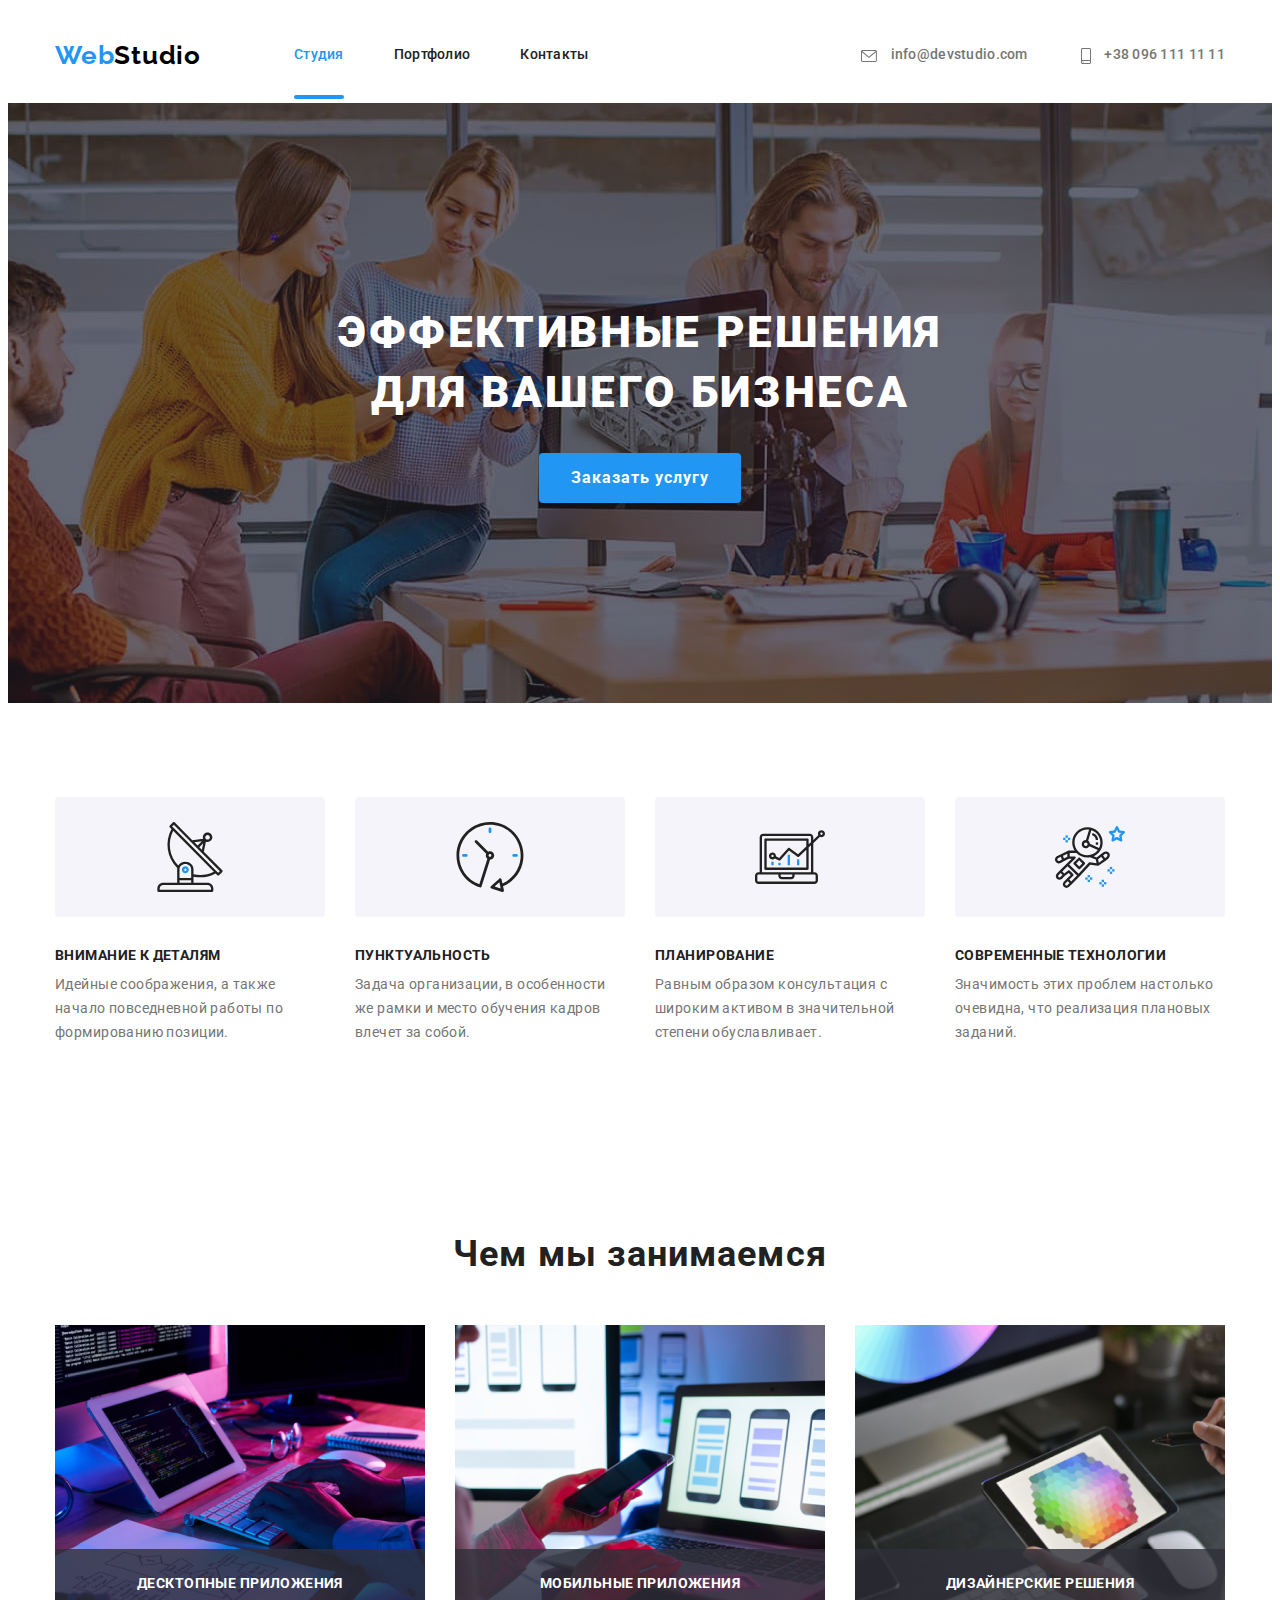
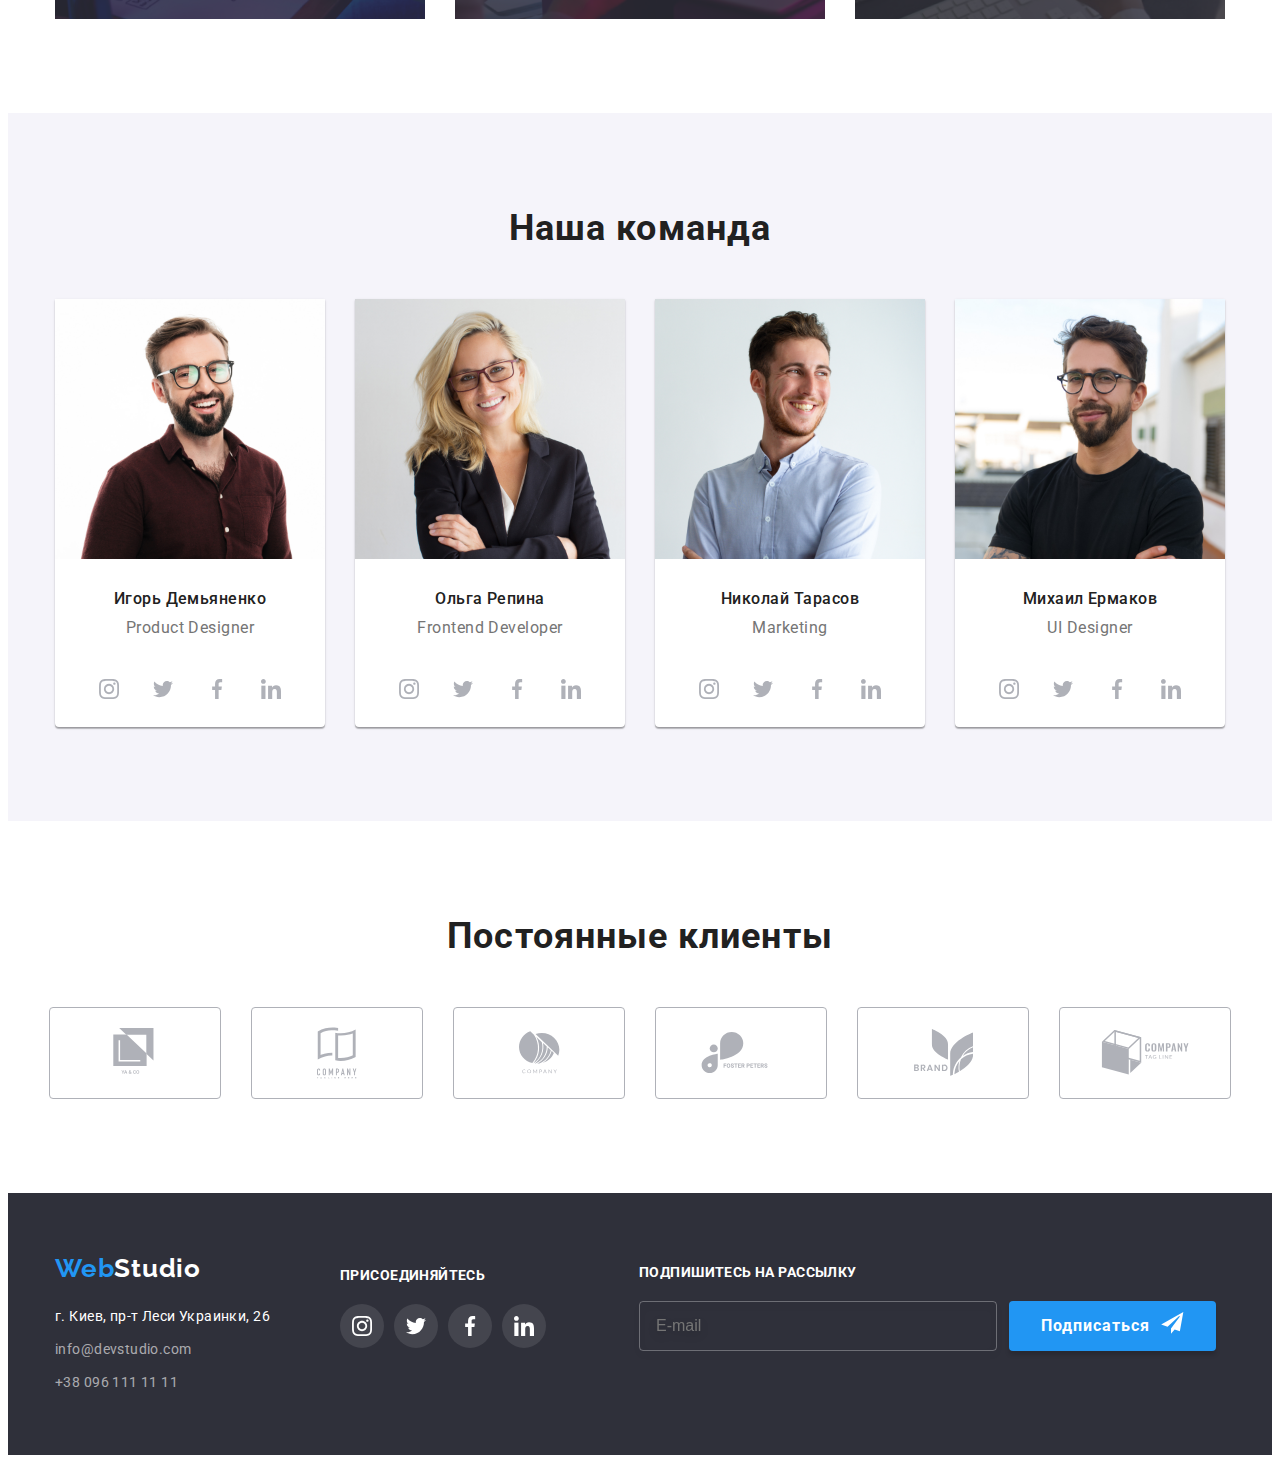
<file: index.html>
<!DOCTYPE html>
<html lang="ru">
  <head>
    <meta charset="UTF-8" />
    <meta name="viewport" content="width=device-width, initial-scale=1.0" />
    <title>WebStudio</title>
    <link href="https://fonts.googleapis.com/css2?family=Roboto:wght@400;500;700;900&display=swap" rel="stylesheet">
    <link rel="stylesheet" href="https://cdnjs.cloudflare.com/ajax/libs/modern-normalize/1.0.0/modern-normalize.css"
      integrity="sha512-Zx6MlUMKSVJoQ+83OwhdILe8cSEsCzfqThJd7J/VA2UrK6Ctj85p+xzqfyuNXE5B1k25uUdmJ2OzItbBy9GHAQ=="
      crossorigin="anonymous" />
    <link rel="stylesheet" href="./css/main.min.css" />
  </head>
  <body >    
    <!-- шапка сайта -->
    <header class="header">
      <div class=" container header-container">
      <nav class="navigation">
        <a href="index.html" class="logo list">Web<span class="logo-header">Studio</span></a>
        <ul class="list menu">
          <li class="menu-item">
            <a href="index.html" class="link-nav list active"
            >Студия</a>
          </li>
          <li class="menu-item">
            <a href="./portfolio.html" class="link-nav list">Портфолио</a>
          </li>
          <li class="menu-item">
            <a href="#contact"class="link-nav list">Контакты</a>
          </li>
        </ul>
      </nav>
      <address class="contact list">
        <a href="mailto:info@devstudio.com" class="link-contact list">
          <svg class="contact-icons-svg" width="16px" height="12px">
            <use href="./images/sprite.svg#mail"></use>
          </svg>
          info@devstudio.com
        </a>
        <a href="tel:+380961111111"class="link-contact list">
          <svg class="contact-icons-svg" width="10px" height="16px">
            <use href="./images/sprite.svg#smartphone"></use>
          </svg>
          +38 096 111 11 11</a>
      </address>
      </div>
    </header>
    <main>
      <!-- герой -->
      <section class="hero">
        <div class="container hero-container">
          <h1 class="hero-title">Эффективные решения<br>для вашего бизнеса</h1></h1>
          <button data-modal-open type="button" class="button">Заказать услугу</button>
          </div>
      </section>
      <!-- преимущества -->
      <section class="features section">
        <h2 class=" title visually-hidden">Наши преимущества</h2>
        <div class="container features-container">
          <ul class="list features-list">
             <li class="features-item icon-antenna">
              <h3 class="title">Внимание к деталям</h3>
              <p class="text">
              Идейные соображения, а также начало повседневной работы по
              формированию позиции.
              </p>
            </li>
            <li class="features-item icon-clock">
              <h3 class="title">Пунктуальность</h3>
              <p class="text"> 
              Задача организации, в особенности же рамки и место обучения кадров
              влечет за собой.
              </p>
            </li>
            <li class="features-item icon-diagram">
              <h3 class="title">Планирование</h3>
              <p class="text">
              Равным образом консультация с широким активом в значительной
              степени обуславливает.
              </p>
            </li>
            <li class="features-item icon-astronaut">
              <h3 class="title">Современные технологии</h3>
              <p class="text">
              Значимость этих проблем настолько очевидна, что реализация
              плановых заданий.
              </p>
            </li>
          </ul>
        </div>
      </section>
      <!-- виды деятельности -->
      <section class="section work-section">
        <div class="container work">
          <h2 class="title work-title">Чем мы занимаемся</h2>
          <ul class="list work-list">
            <li class="work-item">
              <img
              src="./images/img-1.jpg"
              alt="разработка проекта"
              width="370"
              height="294" />
              <p class="label">Десктопные приложения</p>
            </li>
            <li class="work-item">
              <img
              src="./images/img-2.jpg"
              alt="утверждение макетов"
              width="370"
              height="294"
            />
              <p class="label">Мобильные приложения</p>
            </li>
            <li class="work-item">
              <img
              src="./images/img-3.jpg"
              alt="выбор цвета для дизайна"
              width="370"
              height="294"
            />
              <p class="label">Дизайнерские решения</p>
            </li>
          </ul>
        </div class="container">
      </section>
      <!-- команда -->
      <section class="section team-section">
        <div class="container">
          <h2 class="title team-title">Наша команда</h2>
          <ul class="team list">
            <li class="team-item">  
            <img
              src="./images/team-card-1.jpg"
              alt="Игорь Демьяненко"
              width="270"
              height="260"
              />
              <div class="team-container">
                <h3 class="title">Игорь Демьяненко</h3>
                <p class="text">Product Designer</p>
              </div>
                <ul class=" list social-icons">
                <li class="social-icons-item">
                  <a class="social-icons-link" href="https://instagram.com" target="_blank" rel="noopener noreferer" aria-label="Instagram">
                    <svg class="social-icons-svg">
                      <use href="./images/sprite.svg#instagram"></use>
                    </svg>
                  </a>
                </li>
                <li class="social-icons-item">
                  <a class="social-icons-link" href="https://twitter.com" target="_blank" rel="noopener noreferer" aria-label="Twitter">
                  <svg class="social-icons-svg">
                    <use href="./images/sprite.svg#twitter"></use>
                  </svg>
                  </a>
                </li>
                <li class="social-icons-item">
                  <a class="social-icons-link" href="https://facebook.com" target="_blank" rel="noopener noreferer" aria-label="Facebook">
                  <svg class="social-icons-svg">
                    <use href="./images/sprite.svg#facebook"></use>
                  </svg>
                  </a>
                </li>
                <li class="social-icons-item">
                  <a class="social-icons-link" href="https://linkedin.com" target="_blank" rel="noopener noreferer" aria-label="Linkedin">
                  <svg class="social-icons-svg">
                    <use href="./images/sprite.svg#linkedin"></use>
                  </svg>
                  </a>
                </li>
             </ul>
            </li>
          
            <li class="team-item">
              <img
              src="./images/team-card-2.jpg"
              alt="Ольга Репина"
              width="270"
              height="260"
            />
              <div class="team-container">
                <h3 class="title">Ольга Репина</h3>
                <p class="text">Frontend Developer</p>
              </div>
              <ul class=" list social-icons">
                <li class="social-icons-item">
                  <a class="social-icons-link" href="https://instagram.com" target="_blank" rel="noopener noreferer"
                    aria-label="Instagram">
                    <svg class="social-icons-svg">
                      <use href="./images/sprite.svg#instagram"></use>
                    </svg>
                  </a>
                </li>
                <li class="social-icons-item">
                  <a class="social-icons-link" href="https://twitter.com" target="_blank" rel="noopener noreferer"
                    aria-label="Twitter">
                    <svg class="social-icons-svg">
                      <use href="./images/sprite.svg#twitter"></use>
                    </svg>
                  </a>
                </li>
                <li class="social-icons-item">
                  <a class="social-icons-link" href="https://facebook.com" target="_blank" rel="noopener noreferer"
                    aria-label="Facebook">
                    <svg class="social-icons-svg">
                      <use href="./images/sprite.svg#facebook"></use>
                    </svg>
                  </a>
                </li>
                <li class="social-icons-item">
                  <a class="social-icons-link" href="https://linkedin.com" target="_blank" rel="noopener noreferer"
                    aria-label="Linkedin">
                    <svg class="social-icons-svg">
                      <use href="./images/sprite.svg#linkedin"></use>
                    </svg>
                  </a>
                </li>
              </ul>
            </li>
            <li class="team-item">
              <img
              src="./images/team-card-3.jpg"
              alt="Николай Тарасов"
              width="270"
              height="260"
            />
            <div class="team-container">
              <h3 class="title">Николай Тарасов</h3>
              <p class="text">Marketing</p>
              </div>
            <ul class=" list social-icons">
              <li class="social-icons-item">
                <a class="social-icons-link" href="https://instagram.com" target="_blank" rel="noopener noreferer"
                  aria-label="Instagram">
                  <svg class="social-icons-svg">
                    <use href="./images/sprite.svg#instagram"></use>
                  </svg>
                </a>
              </li>
              <li class="social-icons-item">
                <a class="social-icons-link" href="https://twitter.com" target="_blank" rel="noopener noreferer"
                  aria-label="Twitter">
                  <svg class="social-icons-svg">
                    <use href="./images/sprite.svg#twitter"></use>
                  </svg>
                </a>
              </li>
              <li class="social-icons-item">
                <a class="social-icons-link" href="https://facebook.com" target="_blank" rel="noopener noreferer"
                  aria-label="Facebook">
                  <svg class="social-icons-svg">
                    <use href="./images/sprite.svg#facebook"></use>
                  </svg>
                </a>
              </li>
              <li class="social-icons-item">
                <a class="social-icons-link" href="https://linkedin.com" target="_blank" rel="noopener noreferer"
                  aria-label="Linkedin">
                  <svg class="social-icons-svg">
                    <use href="./images/sprite.svg#linkedin"></use>
                  </svg>
                </a>
              </li>
            </ul>
            </li>
            <li class="team-item">
              <img
              src="./images/team-card-4.jpg"
              alt="Михаил Ермаков"
              width="270"
              height="260"
            />
            <div class="team-container">
              <h3 class="title">Михаил Ермаков</h3>
              <p class="text">UI Designer</p>
              </div>
            <ul class=" list social-icons">
              <li class="social-icons-item">
                <a class="social-icons-link" href="https://instagram.com" target="_blank" rel="noopener noreferer"
                  aria-label="Instagram">
                  <svg class="social-icons-svg">
                    <use href="./images/sprite.svg#instagram"></use>
                  </svg>
                </a>
              </li>
              <li class="social-icons-item">
                <a class="social-icons-link" href="https://twitter.com" target="_blank" rel="noopener noreferer"
                  aria-label="Twitter">
                  <svg class="social-icons-svg">
                    <use href="./images/sprite.svg#twitter"></use>
                  </svg>
                </a>
              </li>
              <li class="social-icons-item">
                <a class="social-icons-link" href="https://facebook.com" target="_blank" rel="noopener noreferer"
                  aria-label="Facebook">
                  <svg class="social-icons-svg">
                    <use href="./images/sprite.svg#facebook"></use>
                  </svg>
                </a>
              </li>
              <li class="social-icons-item">
                <a class="social-icons-link" href="https://linkedin.com" target="_blank" rel="noopener noreferer"
                  aria-label="Linkedin">
                  <svg class="social-icons-svg">
                    <use href="./images/sprite.svg#linkedin"></use>
                  </svg>
                </a>
              </li>
            </ul>
            </li>
          </ul>
        </div>
      </section>
      <!-- постоянные клиенты -->
      <section class=" section clients">
        <div class="container">
          <h2 class="title clients-title">Постоянные клиенты</h2>
          <ul class="list clients-icons">
            <li class="clients-icons-item"><a class="clients-icons-link" href="" target="_blank" rel="noopener noreferer" aria-label="client1">
              <svg class="clients-icons-svg" width="45px" height="49px" >
                <use href="./images/sprite.svg#logo-1"></use>
              </svg>
            </a></li>
            <li class="clients-icons-item"><a class="clients-icons-link" href="" target="_blank" rel="noopener noreferer" aria-label="client2">
              <svg class="clients-icons-svg" width="40px" height="52px">
                <use href="./images/sprite.svg#logo-2"></use>
              </svg>
            </a></li>
            <li class="clients-icons-item"><a class="clients-icons-link" href="" target="_blank" rel="noopener noreferer" aria-label="client3">
              <svg class="clients-icons-svg" width="41px" height="43px">
                <use href="./images/sprite.svg#logo-3"></use>
              </svg>
            </a></li>
            <li class="clients-icons-item"><a class="clients-icons-link" href="" target="_blank" rel="noopener noreferer" aria-label="client4">
              <svg class="clients-icons-svg" width="80px" height="42px">
                <use href="./images/sprite.svg#logo-4"></use>
              </svg>
            </a></li>
            <li class="clients-icons-item"><a class="clients-icons-link" href="" target="_blank" rel="noopener noreferer" aria-label="client5">
              <svg class="clients-icons-svg" width="59px" height="47px">
                <use href="./images/sprite.svg#logo-5"></use>
              </svg>
            </a></li>
            <li class="clients-icons-item"><a class="clients-icons-link" href="" target="_blank" rel="noopener noreferer" aria-label="client6">
              <svg class="clients-icons-svg" width="89px" height="45px">
                <use href="./images/sprite.svg#logo-6"></use>
              </svg>
            </a></li>
          </ul>
        </div>
      </section>
    </main>
  <footer id="contact" class="footer">
    <div class="container container-footer">
       <div class="container-address">
          <a href="index.html" class="logo list">Web<span class="logo-footer">Studio</span></a>
          <ul class="list footer-list">
          <li class="footer-item">
            <address class="address">г. Киев, пр-т Леси Украинки, 26</address>
          </li>
          <li class="footer-item"><a href="mailto:info@devstudio.com" class="link-footer list">info@devstudio.com</a></li>
          <li class="footer-item"><a href="tel:+380961111111" class="link-footer list">+38 096 111 11 11</a></li>
          </ul>
        </div>
        <div class="container-social">
          <h3 class="title-footer">ПРИСОЕДИНЯЙТЕСЬ</h3>
          <ul class=" list social-icons">
            <li class="social-icons-item">
              <a class="social-icons-link" href="https://instagram.com" target="_blank" rel="noopener noreferer"
                aria-label="Instagram">
                <svg class="social-icons-svg">
                  <use href="./images/sprite.svg#instagram"></use>
                </svg>
              </a>
            </li>
            <li class="social-icons-item">
              <a class="social-icons-link" href="https://twitter.com" target="_blank" rel="noopener noreferer"
                aria-label="Twitter">
                <svg class="social-icons-svg">
                  <use href="./images/sprite.svg#twitter"></use>
                </svg>
              </a>
            </li>
            <li class="social-icons-item">
              <a class="social-icons-link" href="https://facebook.com" target="_blank" rel="noopener noreferer"
                aria-label="Facebook">
                <svg class="social-icons-svg">
                  <use href="./images/sprite.svg#facebook"></use>
                </svg>
              </a>
            </li>
            <li class="social-icons-item">
              <a class="social-icons-link" href="https://linkedin.com" target="_blank" rel="noopener noreferer"
                aria-label="Linkedin">
                <svg class="social-icons-svg">
                  <use href="./images/sprite.svg#linkedin"></use>
                </svg>
              </a>
            </li>
          </ul>
        </div>
        <div class="container-input">
          <h3 class="title-footer">
            Подпишитесь на рассылку
          </h3>
          <form class="footer-form">
            <div class="form-field-footer">
              <input type="email" name="mail" placeholder="E-mail" class="form-input-footer">
              <button type="submit" class="button-footer">Подписаться
                <svg class="footer-icon" width="24px" height="24px">
                  <use href="./images/sprite.svg#icon-send"></use>
                </svg>
              </button></div>
          </form>

        </div>
    </div>
  </footer>
  <!-- модальное окно -->
  <div class="backdrop is-hidden" data-modal>
    <div class="modal">
      <button data-modal-close class="btn-close" type="button" class="button">
        <svg class= "modal-close">
          <use  href="./images/sprite.svg#modal-close"></use>
        </svg>
      </button>
      <h2 class="title modal-title">Оставьте свои данные, мы вам перезвоним</h2>
      <form class="form-modal">
        <div class="form-field">
          <label for="name" class="form-label">Имя</label>
          <input type="text" name="name" id="name" class="form-input icon-name">
          <svg class="form-icon">
            <use href="./images/sprite.svg#name"></use>
          </svg>
        </div>
        <div class="form-field">
          <label for="tel" class="form-label">Телефон</label>
          <input type="tel" name="tel" id="tel" class="form-input">
          <svg class="form-icon">
            <use href="./images/sprite.svg#phone"></use>
          </svg>
        </div>
        <div class="form-field">
          <label for="mail" class="form-label">Почта</label>
          <input type="email" name="mail" id="mail" class="form-input">
          <svg class="form-icon">
            <use href="./images/sprite.svg#modal-mail"></use>
          </svg>
        </div>
        <div class="form-field">
          <label for="comment" class="form-label">Комментарий</label>
          <textarea name="comment" id="comment" rows="8" placeholder="Введите текст" class="form-comment"></textarea>
        </div>
        <div class="modal-agree">
          <input type="checkbox" name="checkbox" id="input-agree">
          <label for="input-agree">
            Соглашаюсь с рассылкой и принимаю<a href="" class="link-accept">Условия договора</a>
          </label>
        </div>
        <button type="submit" class="button">Отправить</button>
      </form>
    </div> 
  </div>
  <script src="./js/modal.js"></script>
  </body>
</html>
</file>
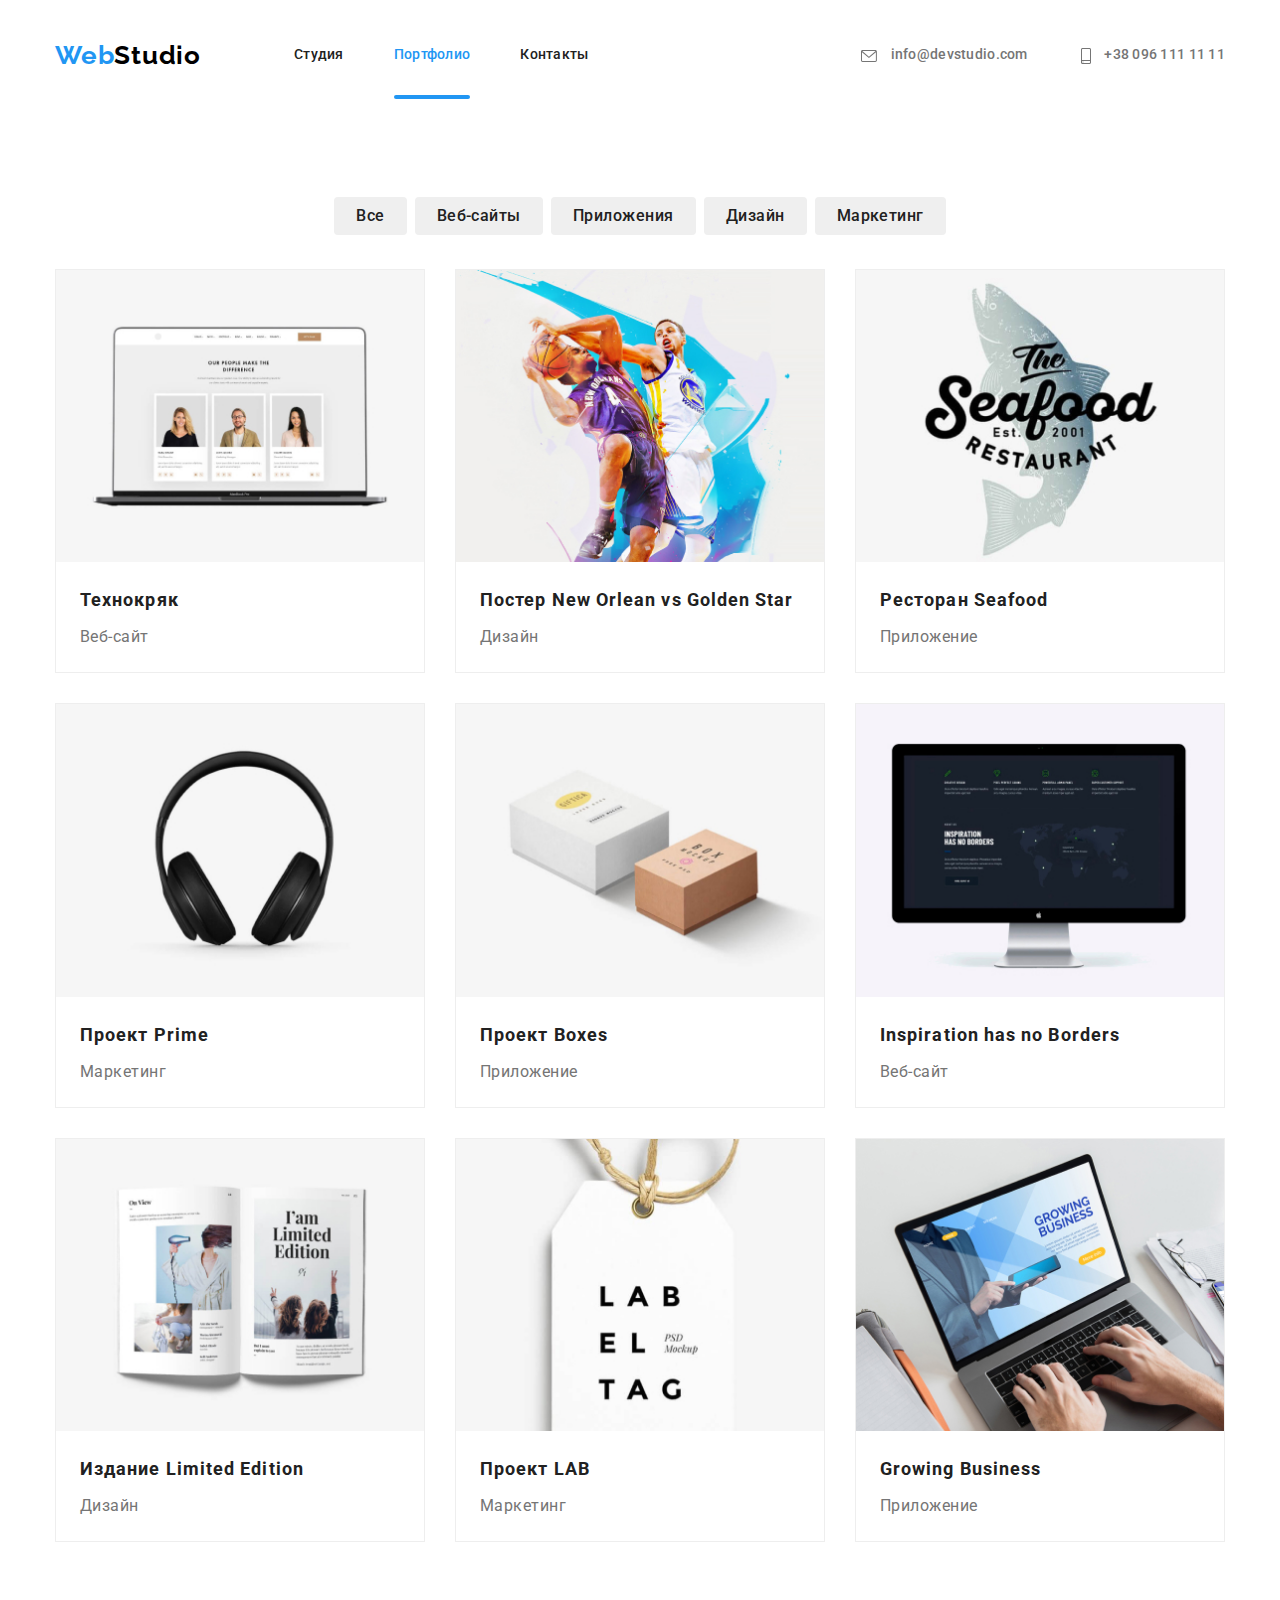
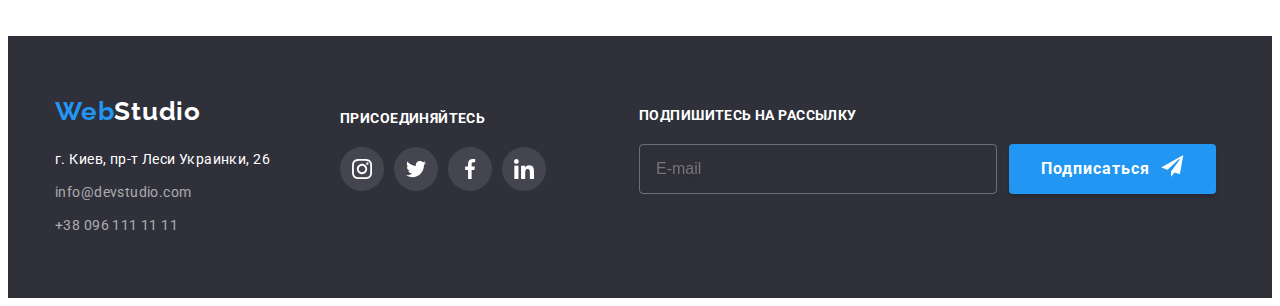
<file: portfolio.html>
<!DOCTYPE html>
<html lang="ru">
  <head>
    <meta charset="UTF-8" />
    <meta name="viewport" content="width=device-width, initial-scale=1.0" />
    <title>Портфолио</title>
    <link href="https://fonts.googleapis.com/css2?family=Roboto:wght@400;500;700;900&display=swap" rel="stylesheet">
    <link rel="stylesheet" href="https://cdnjs.cloudflare.com/ajax/libs/modern-normalize/1.0.0/modern-normalize.css"
      integrity="sha512-Zx6MlUMKSVJoQ+83OwhdILe8cSEsCzfqThJd7J/VA2UrK6Ctj85p+xzqfyuNXE5B1k25uUdmJ2OzItbBy9GHAQ=="
      crossorigin="anonymous" />
    <link rel="stylesheet" href="./css/portfolio.min.css" />
  </head>
  <body >
    <!-- шапка сайта -->
    <header class="header">
      <div class=" container header-container">
        <nav class="navigation">
          <a href="index.html" class="logo list">Web<span class="logo-header">Studio</span></a>
          <ul class="list menu">
            <li class="menu-item">
              <a href="index.html" class="link-nav list">Студия</a>
            </li>
            <li class="menu-item">
              <a href="./portfolio.html" class="link-nav list active">Портфолио</a>
            </li>
            <li class="menu-item">
              <a href="#contact" class="link-nav list">Контакты</a>
            </li>
          </ul>
        </nav>
        <address class="contact list">
          <a href="mailto:info@devstudio.com" class="link-contact list">
            <svg class="contact-icons-svg" width="16px" height="12px">
              <use href="./images/sprite.svg#mail"></use>
            </svg>
            info@devstudio.com
          </a>
          <a href="tel:+380961111111" class="link-contact list">
            <svg class="contact-icons-svg" width="10px" height="16px">
              <use href="./images/sprite.svg#smartphone"></use>
            </svg>
            +38 096 111 11 11</a>
        </address>
      </div>
    </header>
    <main>
      <section class="section">
        <div class="container filters-container">
          <h1 class="visually-hidden title">Портфолио</h1>
          <ul class="list filters-list">
             <li class="filters-item"><button type="button" class="filters">Все</button></li>
             <li class="filters-item"><button type="button" class="filters">Веб-сайты</button></li>
             <li class="filters-item"><button type="button" class="filters">Приложения</button></li>
             <li class="filters-item"><button type="button" class="filters">Дизайн</button></li>
             <li class="filters-item"><button type="button" class="filters">Маркетинг</button></li>
         </ul>
        </div>
        <div class="container gallery">
        <ul class="list gallery-list">
          <li class="gallery-item">
            <a href="" class="content-link list">
              <div class="box-overlay"> 
              <img
              src="./images/portfolio/card-1.jpg"
              alt="пример работы веб сайта"
              width="370"
              height="294"
              />
              <p class="overlay">Технокряк это современная площадка распространения коронавируса. Компании используют эту платформу для цифрового
            шпионажа и атак на защищённые сервера конкурентов.</p>
              </div>
              <div class="container-gallery">
              <h2 class="title">Технокряк</h2>
              <p class="content">Веб-сайт</p>
              </div>
          </a>
          </li>
          <li class="gallery-item">
            <a href="" class="content-link list">
              <div class="box-overlay">
             <img
              src="./images/portfolio/card-2.jpg"
              alt="пример дизайна"
              width="370"
              height="294"
              />
              <p class="overlay">Технокряк это современная площадка распространения коронавируса. Компании используют эту платформу
              для цифрового
              шпионажа и атак на защищённые сервера конкурентов.</p>
              </div>
              <div class="container-gallery">
              <h2 class="title">Постер New Orlean vs Golden Star</h2>
              <p class="content">Дизайн</p></div>
            </a>
            
          </li>
          <li class="gallery-item">
            <a href="" class="content-link list">
              <div class="box-overlay">
              <img
              src="./images/portfolio/card-3.jpg"
              alt="пример дизайна ресторана"
              width="370"
              height="294"
              />
              <p class="overlay">Технокряк это современная площадка распространения коронавируса. Компании используют эту платформу
              для цифрового
              шпионажа и атак на защищённые сервера конкурентов.</p>
              </div>
              <div class="container-gallery">
              <h2 class="title">Ресторан Seafood</h2>
              <p class="content">Приложение</p></div></a>
            
          </li>
          <li class="gallery-item">
            <a href="" class="content-link list">
              <div class="box-overlay">
              <img
              src="./images/portfolio/card-4.jpg"
              alt="пример маркетинга"
              width="370"
              height="294"
              />
              <p class="overlay">Технокряк это современная площадка распространения коронавируса. Компании используют эту платформу
              для цифрового
              шпионажа и атак на защищённые сервера конкурентов.</p>
              </div>
              <div class="container-gallery">
              <h2 class="title">Проект Prime</h2>
              <p class="content">Маркетинг</p></div></a>
            
          </li>
          <li class="gallery-item">
            <a href="" class="content-link list">
              <div class="box-overlay">
              <img
              src="./images/portfolio/card-5.jpg"
              alt="пример приложения"
              width="370"
              height="294"
              />
              <p class="overlay">Технокряк это современная площадка распространения коронавируса. Компании используют эту платформу
              для цифрового
              шпионажа и атак на защищённые сервера конкурентов.</p>
              </div>
              <div class="container-gallery">
              <h2 class="title">Проект Boxes</h2>
              <p class="content">Приложение</p></div></a>
            
          </li>
          <li class="gallery-item">
            <a href="" class="content-link list">
              <div class="box-overlay">
              <img
              src="./images/portfolio/card-6.jpg"
              alt="пример веб сайта"
              width="370"
              height="294"
              />
              <p class="overlay">Технокряк это современная площадка распространения коронавируса. Компании используют эту платформу
              для цифрового
              шпионажа и атак на защищённые сервера конкурентов.</p>
              </div>
              <div class="container-gallery">
              <h2 class="title">Inspiration has no Borders</h2>
              <p class="content">Веб-сайт</p></div></a>
            
          </li>
          <li class="gallery-item">
            <a href="" class="content-link list">
              <div class="box-overlay">
              <img
              src="./images/portfolio/card-7.jpg"
              alt="пример дизайна"
              width="370"
              height="294"
              />
              <p class="overlay">Технокряк это современная площадка распространения коронавируса. Компании используют эту платформу
              для цифрового
              шпионажа и атак на защищённые сервера конкурентов.</p>
              </div>
              <div class="container-gallery">
              <h2 class="title">Издание Limited Edition</h2>
              <p class="content">Дизайн</p></div></a>
            
          </li>
          <li class="gallery-item">
            <a href="" class="content-link list">
              <div class="box-overlay">
              <img
              src="./images/portfolio/card-8.jpg"
              alt="пример маркетинга"
              width="370"
              height="294"
              />
              <p class="overlay">Технокряк это современная площадка распространения коронавируса. Компании используют эту платформу
              для цифрового
              шпионажа и атак на защищённые сервера конкурентов.</p>
              </div>
              <div class="container-gallery">
              <h2 class="title">Проект LAB</h2>
              <p class="content">Маркетинг</p></div></a>
            
          </li>
          <li class="gallery-item">
            <a href="" class="content-link list">
              <div class="box-overlay">
              <img
              src="./images/portfolio/card-9.jpg"
              alt="пример дизайна приложения"
              width="370"
              height="294"
              />
              <p class="overlay">Технокряк это современная площадка распространения коронавируса. Компании используют эту платформу
              для цифрового
              шпионажа и атак на защищённые сервера конкурентов.</p>
              </div>
              <div class="container-gallery">
              <h2 class="title">Growing Business</h2>
              <p class="content">Приложение</p></div></a>
            
          </li>
        </ul>
        </div>
    </section>
  </main>
    <footer id="contact" class="footer">
      <div class="container container-footer">
        <div class="container-address">
          <a href="index.html" class="logo list">Web<span class="logo-footer">Studio</span></a>
          <ul class="list footer-list">
            <li class="footer-item">
              <address class="address">г. Киев, пр-т Леси Украинки, 26</address>
            </li>
            <li class="footer-item"><a href="mailto:info@devstudio.com" class="link-footer list">info@devstudio.com</a></li>
            <li class="footer-item"><a href="tel:+380961111111" class="link-footer list">+38 096 111 11 11</a></li>
          </ul>
        </div>
        <div class="container-social">
          <h3 class="title-footer">ПРИСОЕДИНЯЙТЕСЬ</h3>
          <ul class=" list social-icons">
            <li class="social-icons-item">
              <a class="social-icons-link" href="https://instagram.com" target="_blank" rel="noopener noreferer"
                aria-label="Instagram">
                <svg class="social-icons-svg">
                  <use href="./images/sprite.svg#instagram"></use>
                </svg>
              </a>
            </li>
            <li class="social-icons-item">
              <a class="social-icons-link" href="https://twitter.com" target="_blank" rel="noopener noreferer"
                aria-label="Twitter">
                <svg class="social-icons-svg">
                  <use href="./images/sprite.svg#twitter"></use>
                </svg>
              </a>
            </li>
            <li class="social-icons-item">
              <a class="social-icons-link" href="https://facebook.com" target="_blank" rel="noopener noreferer"
                aria-label="Facebook">
                <svg class="social-icons-svg">
                  <use href="./images/sprite.svg#facebook"></use>
                </svg>
              </a>
            </li>
            <li class="social-icons-item">
              <a class="social-icons-link" href="https://linkedin.com" target="_blank" rel="noopener noreferer"
                aria-label="Linkedin">
                <svg class="social-icons-svg">
                  <use href="./images/sprite.svg#linkedin"></use>
                </svg>
              </a>
            </li>
          </ul>
        </div>
        <div class="container-input">
          <h3 class="title-footer">
            Подпишитесь на рассылку
          </h3>
          <form class="footer-form">
            <div class="form-field-footer">
              <input type="email" name="mail" placeholder="E-mail" class="form-input-footer">
              <button type="submit" class="button-footer">Подписаться
                <svg class="footer-icon" width="24px" height="24px">
                  <use href="./images/sprite.svg#icon-send"></use>
                </svg>
              </button></div>
          </form>
        
        </div>
      </div>
    </footer>
  </body>
</html>
</file>
<file: css/main.min.css>
.link-nav,.link-contact{color:#212121;font-style:normal;font-weight:500;font-size:14px;line-height:1.143;letter-spacing:0.02em}.link-footer,.address{color:rgba(255,255,255,0.6);font-style:normal;font-size:14px;line-height:1.714;letter-spacing:0.03em}@font-face{font-family:'Raleway';font-style:normal;font-weight:400;src:url("../fonts/raleway/raleway-v18-latin_cyrillic-regular.eot");src:local(""),url("../fonts/raleway/raleway-v18-latin_cyrillic-regular.eot?#iefix") format("embedded-opentype"),url("../fonts/raleway/raleway-v18-latin_cyrillic-regular.woff2") format("woff2"),url("../fonts/raleway/raleway-v18-latin_cyrillic-regular.woff") format("woff"),url("../fonts/raleway/raleway-v18-latin_cyrillic-regular.ttf") format("truetype"),url("../fonts/raleway/raleway-v18-latin_cyrillic-regular.svg#Raleway") format("svg")}@font-face{font-family:'Raleway';font-style:normal;font-weight:700;src:url("../fonts/raleway/raleway-v18-latin_cyrillic-700.eot");src:local(""),url("../fonts/raleway/raleway-v18-latin_cyrillic-700.eot?#iefix") format("embedded-opentype"),url("../fonts/raleway/raleway-v18-latin_cyrillic-700.woff2") format("woff2"),url("../fonts/raleway/raleway-v18-latin_cyrillic-700.woff") format("woff"),url("../fonts/raleway/raleway-v18-latin_cyrillic-700.ttf") format("truetype"),url("../fonts/raleway/raleway-v18-latin_cyrillic-700.svg#Raleway") format("svg")}html{box-sizing:border-box}*,*::before,*::after{box-sizing:inherit}body{font-family:'Roboto', sans-serif;font-size:14px;line-height:1.714;letter-spacing:0.03em}img{display:block;max-width:100%;height:auto}.container{width:1200px;padding-left:15px;padding-right:15px;margin:0 auto}.visually-hidden{position:absolute !important;clip:rect(1px 1px 1px 1px);clip:rect(1px, 1px, 1px, 1px);padding:0 !important;border:0 !important;height:1px !important;width:1px !important;overflow:hidden}.list{padding:0;margin:0;list-style:none;text-decoration:none}.container .title{margin-top:0px;margin-bottom:0px;margin-right:auto;margin-left:auto}.section{padding-top:94px;padding-bottom:94px}.title{color:#212121;font-weight:700;font-size:36px;line-height:1.167;text-align:center;letter-spacing:0.03em}.features,.work-section{color:#e5e5e5}.footer,.hero{background-color:#2f303a}.text{margin-top:0px;margin-bottom:0px;color:#757575;font-size:16px;line-height:1.188;letter-spacing:0.03em}.button{box-shadow:0px 4px 4px rgba(0,0,0,0.15);border-radius:4px;padding:10px 32px;border:none;background-color:#2196f3;font-family:inherit;font-style:normal;font-weight:700;font-size:16px;line-height:1.875;letter-spacing:0.06em;margin-bottom:200px}.button-footer{display:inline-flex;padding-top:10px;padding-bottom:10px;padding-right:29px;border:none;box-shadow:0px 4px 4px rgba(0,0,0,0.15);border-radius:4px;padding:10px 32px;background-color:#2196f3;font-family:inherit;font-style:normal;font-weight:700;font-size:16px;line-height:1.875;letter-spacing:0.06em;color:#fff}.footer-icon{margin-left:10px;fill:#fff}.contact .link-contact{color:#757575}.logo,.active,.link-nav:hover,.link-nav:focus,.link-contact:hover,.link-contact:focus,.link-footer:hover,.link-footer:focus{color:#2196f3;transition:transform 250ms cubic-bezier(0.4, 0, 0.2, 1)}.logo-footer,.address{color:#fff}.logo-header{color:black}.logo{font-family:'Raleway', sans-serif;font-weight:700;font-size:26px;line-height:1.19;letter-spacing:0.03em}.backdrop .is-hidden{opacity:0;pointer-events:none;visibility:hidden}.backdrop{position:fixed;top:0;left:0;right:0;bottom:0;background-color:rgba(0,0,0,0.2);opacity:1;transition:all 0.5s ease-in}.backdrop.is-hidden{opacity:0;pointer-events:none}.modal{position:absolute;top:50%;left:50%;transform:translate(-50%, -50%);min-width:528px;min-height:581px;background-color:#fff;transition:transform 0.5s}.is-hidden .modal{transform:translate(-50%, 0%) scale(0.5);transition:transform 0.5s}.btn-close{display:block;margin-left:auto;padding:0;width:30px;height:30px;border:1px solid rgba(0,0,0,0.1);border-radius:50%;background-color:#fff;background-repeat:no-repeat;background-position:center}.btn-close:hover,.btn-close:focus{fill:#2196f3;transition:transform 250ms cubic-bezier(0.4, 0, 0.2, 1)}.modal-close{width:11px;height:11px}.modal-title{font-size:20px;line-height:1.15;margin-top:2px;margin-right:40px;margin-bottom:12px;margin-left:40px}.form-modal{margin-right:40px;margin-left:40px}.form-field{position:relative;display:flex;flex-direction:column}.form-field:not(:last-child){margin-bottom:10px}.form-label{margin-bottom:4px;font-weight:400;font-size:12px;line-height:1.166;letter-spacing:0.01em;color:#757575}.form-icon{position:absolute;top:50%;left:12px;bottom:11px;width:18px;height:18px}.form-input{margin:0;padding-top:11px;padding-right:12px;padding-bottom:11px;padding-left:42px;border:1px solid rgba(33,33,33,0.2);border-radius:4px;outline:none}.form-input:hover+.form-icon,.form-input:focus+.form-icon{fill:#2196f3}.form-input:hover,.form-input:focus{border:1px solid #2196f3}.form-comment{outline:none;resize:none}.form-comment:hover,.form-comment:focus{border:1px solid #2196f3}.modal-agree{display:flex;justify-content:flex-end;align-items:center;margin-top:20px;margin-bottom:30px;color:#757575;font-size:14px;font-weight:400;line-height:1.71;letter-spacing:0.03em}.modal-agree a{color:#2196f3;text-decoration:underline}.modal-agree input[type='checkbox']{opacity:0}.modal-agree label{display:flex;justify-content:center;align-items:center}.modal-agree label::before{content:'';width:16px;height:15px;margin-right:10px}.modal-agree input[type='checkbox']:focus+label::before{outline:#2196f3 auto 1px}.modal-agree input[type='checkbox']+label::before{background:url("../images/check-before.svg")}.modal-agree input[type='checkbox']:checked+label::before{background:url("../images/check-after.svg")}form .button{display:block;margin-left:auto;margin-right:auto;margin-bottom:40px;padding-left:55px;padding-right:55px;padding-top:10px;padding-bottom:10px;border:none;width:200px;height:50px}.container-input{margin-left:93px;padding-top:72px;padding-bottom:94px}.form-field-footer{display:flex}.form-input-footer{margin:0;margin-right:12px;padding:15px 0 15px 16px;width:358px;height:50px;border:1px solid rgba(255,255,255,0.3);filter:drop-shadow(0px 4px 4px rgba(0,0,0,0.15));border-radius:4px;background:transparent;font-size:16px;line-height:1.25;color:rgba(255,255,255,0.6)}.header{background-color:#fff}.header .logo{margin-right:93px}.header-container{display:flex;justify-content:flex-end;align-items:center;padding-top:32px;padding-bottom:32px}.navigation{display:flex;align-items:center;margin-right:auto}.menu{display:inline-flex}.menu-item{position:relative}.menu-item:not(:last-child){margin-right:50px}.link-contact:not(:last-child){margin-right:50px}.contact-icons-svg{margin-right:10px;vertical-align:middle;fill:#757575}.link-contact:hover,.link-contact:focus{color:#2196f3;transition:transform 250ms cubic-bezier(0.4, 0, 0.2, 1)}.link-contact:hover .contact-icons-svg,.link-contact:focus .contact-icons-svg{fill:#2196f3;transition:transform 250ms cubic-bezier(0.4, 0, 0.2, 1)}.link-nav:hover::after,.link-nav:focus::after,.active::after{position:absolute;content:'';display:block;margin-top:28px;width:100%;height:4px;border-radius:2px;background-color:#2196f3;transition:transform 250ms cubic-bezier(0.4, 0, 0.2, 1)}.hero{height:600px;max-width:1600px;margin-right:auto;margin-left:auto;background-image:linear-gradient(to right, rgba(47,48,58,0.4), rgba(47,48,58,0.4)),url("../images/hero-opt.jpg");background-repeat:no-repeat;background-position:center;background-size:cover}.hero-title,.button{color:#fff}.hero-container{padding-top:200px;padding-bottom:200px;text-align:center}.hero-title{margin-top:0;margin-bottom:30px;margin-left:auto;margin-right:auto;font-weight:900;font-size:44px;line-height:1.36;letter-spacing:0.06em;text-transform:uppercase}.footer,.hero{background-color:#2f303a}.features-list{display:flex;flex-wrap:wrap;margin-left:-30px;margin-top:-30px}.features-item{flex-basis:calc(100% / 4 - 30px);margin-left:30px;margin-top:30px}.features-item::before{display:block;margin-bottom:30px;content:'';height:120px;border-radius:4px;background-color:#f5f4fa;background-repeat:no-repeat;background-position:center}.icon-antenna::before{background-image:url(../images/svg/features/antenna-1.svg)}.icon-clock::before{background-image:url(../images/svg/features/clock-2.svg)}.icon-diagram::before{background-image:url(../images/svg/features/diagram-3.svg)}.icon-astronaut::before{background-image:url(../images/svg/features/astronaut-4.svg)}.features .title{margin-top:0px;margin-bottom:10px;font-weight:700;font-size:14px;line-height:1.143;text-align:left;letter-spacing:0.03em;text-transform:uppercase}.features .text{font-size:14px;line-height:1.714;letter-spacing:0.03em}.work-list{display:flex;flex-wrap:wrap;margin-left:-30px;margin-top:-30px}.work-item{position:relative;display:flex;flex-basis:calc(100% / 3 - 30px);margin-left:30px;margin-top:30px}.section .work-title{margin-bottom:50px}.label{position:absolute;margin:0;bottom:0;width:100%;padding-top:27px;padding-bottom:27px;text-align:center;font-weight:700;font-size:14px;line-height:1.14;letter-spacing:0.03em;text-transform:uppercase;color:#fff;background-color:rgba(47,48,58,0.8)}.team-section{background-color:#f5f4fa}.team{display:flex;flex-wrap:wrap;margin-left:-30px;margin-top:-30px}.team .title{font-weight:500;font-size:16px;line-height:1.188;letter-spacing:0.03em;text-align:left}.team-item{flex-basis:calc(100% / 4 - 30px);margin-left:30px;margin-top:30px;height:428px;text-align:center;background-color:#fff;box-shadow:0px 1px 3px rgba(0,0,0,0.12),0px 1px 1px rgba(0,0,0,0.14),0px 2px 1px rgba(0,0,0,0.2);border-radius:0px 0px 4px 4px}.section .team-title{margin-bottom:50px}.team-container{margin-top:30px}.team-container .title{margin-bottom:10px;text-align:center}.team-container .text{margin-bottom:30px}.social-icons{display:flex;justify-content:center}.social-icons-item:not(:last-child){margin-right:10px}.social-icons-link{display:flex;justify-content:center;align-items:center;width:44px;height:44px;border-radius:50%;background-color:#fff}.social-icons-link:hover,.social-icons-link:focus{background-color:#2196f3;transition:transform 250ms cubic-bezier(0.4, 0, 0.2, 1)}.social-icons-link:hover .social-icons-svg,.social-icons-link:focus .social-icons-svg{fill:#fff;transition:transform 250ms cubic-bezier(0.4, 0, 0.2, 1)}.social-icons-svg{width:20px;height:20px;fill:#afb1b8}.clients-icons{display:flex;justify-content:center;margin-left:-30px;margin-top:-30px}.section .clients-title{margin-bottom:50px}.clients-icons-item{flex-basis:calc(100% / 6 - 30px);margin-left:30px;margin-top:30px;border:1px solid #afb1b8;border-radius:4px}.clients-icons-link{display:flex;justify-content:center;align-items:center;width:170px;height:90px}.clients-icons-link:hover,.clients-icons-link:focus{border:1px solid #2196f3;transition:transform 250ms cubic-bezier(0.4, 0, 0.2, 1)}.clients-icons-link:hover .clients-icons-svg,.clients-icons-link:focus .clients-icons-svg{fill:#2196f3;transition:transform 250ms cubic-bezier(0.4, 0, 0.2, 1)}.clients-icons-svg{fill:#afb1b8}.container-address{padding-top:60px;padding-bottom:60px}.container-footer{display:flex}.container-footer .logo{margin-bottom:20px}.footer-item:not(:last-child){margin-bottom:9px}.footer-list{margin-top:20px}.title-footer{display:block;margin-top:0px;margin-bottom:20px;margin-right:auto;margin-left:auto;font-weight:700;font-size:14px;line-height:1.14;letter-spacing:0.03em;text-transform:uppercase;color:#fff}.social-icons{display:flex}.container-social{margin-left:70px;padding-top:75px;padding-bottom:97px}.container-social .social-icons-link{background-color:rgba(255,255,255,0.1)}.container-social .social-icons-svg{fill:#fff}.social-icons-link:hover,.social-icons-link:focus{background-color:#2196f3;transition:transform 250ms cubic-bezier(0.4, 0, 0.2, 1)}.footer,.hero{background-color:#2f303a}
/*# sourceMappingURL=main.min.css.map */
</file>
<file: css/portfolio.min.css>
.link-nav,.link-contact{color:#212121;font-style:normal;font-weight:500;font-size:14px;line-height:1.143;letter-spacing:0.02em}.link-footer,.address{color:rgba(255,255,255,0.6);font-style:normal;font-size:14px;line-height:1.714;letter-spacing:0.03em}@font-face{font-family:'Raleway';font-style:normal;font-weight:400;src:url("../fonts/raleway/raleway-v18-latin_cyrillic-regular.eot");src:local(""),url("../fonts/raleway/raleway-v18-latin_cyrillic-regular.eot?#iefix") format("embedded-opentype"),url("../fonts/raleway/raleway-v18-latin_cyrillic-regular.woff2") format("woff2"),url("../fonts/raleway/raleway-v18-latin_cyrillic-regular.woff") format("woff"),url("../fonts/raleway/raleway-v18-latin_cyrillic-regular.ttf") format("truetype"),url("../fonts/raleway/raleway-v18-latin_cyrillic-regular.svg#Raleway") format("svg")}@font-face{font-family:'Raleway';font-style:normal;font-weight:700;src:url("../fonts/raleway/raleway-v18-latin_cyrillic-700.eot");src:local(""),url("../fonts/raleway/raleway-v18-latin_cyrillic-700.eot?#iefix") format("embedded-opentype"),url("../fonts/raleway/raleway-v18-latin_cyrillic-700.woff2") format("woff2"),url("../fonts/raleway/raleway-v18-latin_cyrillic-700.woff") format("woff"),url("../fonts/raleway/raleway-v18-latin_cyrillic-700.ttf") format("truetype"),url("../fonts/raleway/raleway-v18-latin_cyrillic-700.svg#Raleway") format("svg")}.button{box-shadow:0px 4px 4px rgba(0,0,0,0.15);border-radius:4px;padding:10px 32px;border:none;background-color:#2196f3;font-family:inherit;font-style:normal;font-weight:700;font-size:16px;line-height:1.875;letter-spacing:0.06em;margin-bottom:200px}.button-footer{display:inline-flex;padding-top:10px;padding-bottom:10px;padding-right:29px;border:none;box-shadow:0px 4px 4px rgba(0,0,0,0.15);border-radius:4px;padding:10px 32px;background-color:#2196f3;font-family:inherit;font-style:normal;font-weight:700;font-size:16px;line-height:1.875;letter-spacing:0.06em;color:#fff}.footer-icon{margin-left:10px;fill:#fff}html{box-sizing:border-box}*,*::before,*::after{box-sizing:inherit}body{font-family:'Roboto', sans-serif;font-size:14px;line-height:1.714;letter-spacing:0.03em}img{display:block;max-width:100%;height:auto}.container{width:1200px;padding-left:15px;padding-right:15px;margin:0 auto}.section{padding-top:94px;padding-bottom:94px;color:#e5e5e5}.visually-hidden{position:absolute !important;clip:rect(1px 1px 1px 1px);clip:rect(1px, 1px, 1px, 1px);padding:0 !important;border:0 !important;height:1px !important;width:1px !important;overflow:hidden}.list{padding:0;margin:0;list-style:none;text-decoration:none}.title{font-weight:700;font-size:18px;line-height:2;letter-spacing:0.06em}.content{color:#757575;font-size:16px;line-height:1.875;letter-spacing:0.03em}h2,p{margin-top:0;margin-bottom:0}.contact .link-contact{color:#757575}.logo,.active,.link-nav:hover,.link-nav:focus,.link-contact:hover,.link-contact:focus,.link-footer:hover,.link-footer:focus{color:#2196f3;transition:transform 250ms cubic-bezier(0.4, 0, 0.2, 1)}.logo-footer,.address{color:#fff}.logo-header{color:black}.logo{font-family:'Raleway', sans-serif;font-weight:700;font-size:26px;line-height:1.19;letter-spacing:0.03em}.container-input{margin-left:93px;padding-top:72px;padding-bottom:94px}.form-field-footer{display:flex}.form-input-footer{margin:0;margin-right:12px;padding:15px 0 15px 16px;width:358px;height:50px;border:1px solid rgba(255,255,255,0.3);filter:drop-shadow(0px 4px 4px rgba(0,0,0,0.15));border-radius:4px;background:transparent;font-size:16px;line-height:1.25;color:rgba(255,255,255,0.6)}.social-icons{display:flex;justify-content:center}.social-icons-item:not(:last-child){margin-right:10px}.social-icons-link{display:flex;justify-content:center;align-items:center;width:44px;height:44px;border-radius:50%;background-color:#fff}.social-icons-link:hover,.social-icons-link:focus{background-color:#2196f3;transition:transform 250ms cubic-bezier(0.4, 0, 0.2, 1)}.social-icons-link:hover .social-icons-svg,.social-icons-link:focus .social-icons-svg{fill:#fff;transition:transform 250ms cubic-bezier(0.4, 0, 0.2, 1)}.social-icons-svg{width:20px;height:20px;fill:#afb1b8}.header{background-color:#fff}.header .logo{margin-right:93px}.header-container{display:flex;justify-content:flex-end;align-items:center;padding-top:32px;padding-bottom:32px}.navigation{display:flex;align-items:center;margin-right:auto}.menu{display:inline-flex}.menu-item{position:relative}.menu-item:not(:last-child){margin-right:50px}.link-contact:not(:last-child){margin-right:50px}.contact-icons-svg{margin-right:10px;vertical-align:middle;fill:#757575}.link-contact:hover,.link-contact:focus{color:#2196f3;transition:transform 250ms cubic-bezier(0.4, 0, 0.2, 1)}.link-contact:hover .contact-icons-svg,.link-contact:focus .contact-icons-svg{fill:#2196f3;transition:transform 250ms cubic-bezier(0.4, 0, 0.2, 1)}.link-nav:hover::after,.link-nav:focus::after,.active::after{position:absolute;content:'';display:block;margin-top:28px;width:100%;height:4px;border-radius:2px;background-color:#2196f3;transition:transform 250ms cubic-bezier(0.4, 0, 0.2, 1)}.title,.filters{color:#212121}.filters{border:0px;border-radius:4px;padding:6px 22px;font-family:inherit;font-style:normal;font-weight:500;font-size:16px;line-height:1.625;text-align:center;letter-spacing:0.03em}.filters:hover,.filters:focus{color:#fff;background-color:#2196f3;transition:transform 250ms cubic-bezier(0.4, 0, 0.2, 1)}.filters-list{display:flex;justify-content:center}.filters-item{color:var(--btn-bg)}.filters-item:not(:last-child){margin-right:8px}.filters-container{margin-bottom:34px}.content-link{display:block}.content-link:hover,.content-link:focus{box-shadow:0px 1px 1px rgba(0,0,0,0.12),0px 4px 4px rgba(0,0,0,0.06),1px 4px 6px rgba(0,0,0,0.16);transition:transform 250ms cubic-bezier(0.4, 0, 0.2, 1)}.gallery-list{display:flex;flex-wrap:wrap;margin-left:-30px;margin-top:-30px}.gallery-item{flex-basis:calc(100% / 3 - 30px);margin-left:30px;margin-top:30px;border:1px solid #eeeeee;background-color:#fff}.container-gallery{padding:20px 24px 20px 24px}.container-gallery .title{margin-bottom:4px}.box-overlay{position:relative;overflow:hidden}.overlay{position:absolute;margin:0;padding:63px 24px;top:0;bottom:0;width:100%;height:100%;transform:translateY(100%);transition:transform 250ms cubic-bezier(0.4, 0, 0.2, 1);font-weight:400;font-size:18px;line-height:1.56;letter-spacing:0.03em;color:#fff}.content-link:hover .overlay,.content-link:focus .overlay{transform:translateY(0);transition:transform 250ms cubic-bezier(0.4, 0, 0.2, 1);background-color:#2196f3}.container-footer{display:flex}.container-footer .logo{margin-bottom:20px}.container-address{padding-top:60px;padding-bottom:60px}.footer-item:not(:last-child){margin-bottom:9px}.footer-list{margin-top:20px}.title-footer{display:block;margin-top:0px;margin-bottom:20px;margin-right:auto;margin-left:auto;font-weight:700;font-size:14px;line-height:1.14;letter-spacing:0.03em;text-transform:uppercase;color:#fff}.social-icons{display:flex}.container-social{margin-left:70px;padding-top:75px;padding-bottom:97px}.container-social .social-icons-link{background-color:rgba(255,255,255,0.1)}.container-social .social-icons-svg{fill:#fff}.social-icons-link:hover,.social-icons-link:focus{background-color:#2196f3;transition:transform 250ms cubic-bezier(0.4, 0, 0.2, 1)}.footer,.hero{background-color:#2f303a}
/*# sourceMappingURL=portfolio.min.css.map */
</file>
